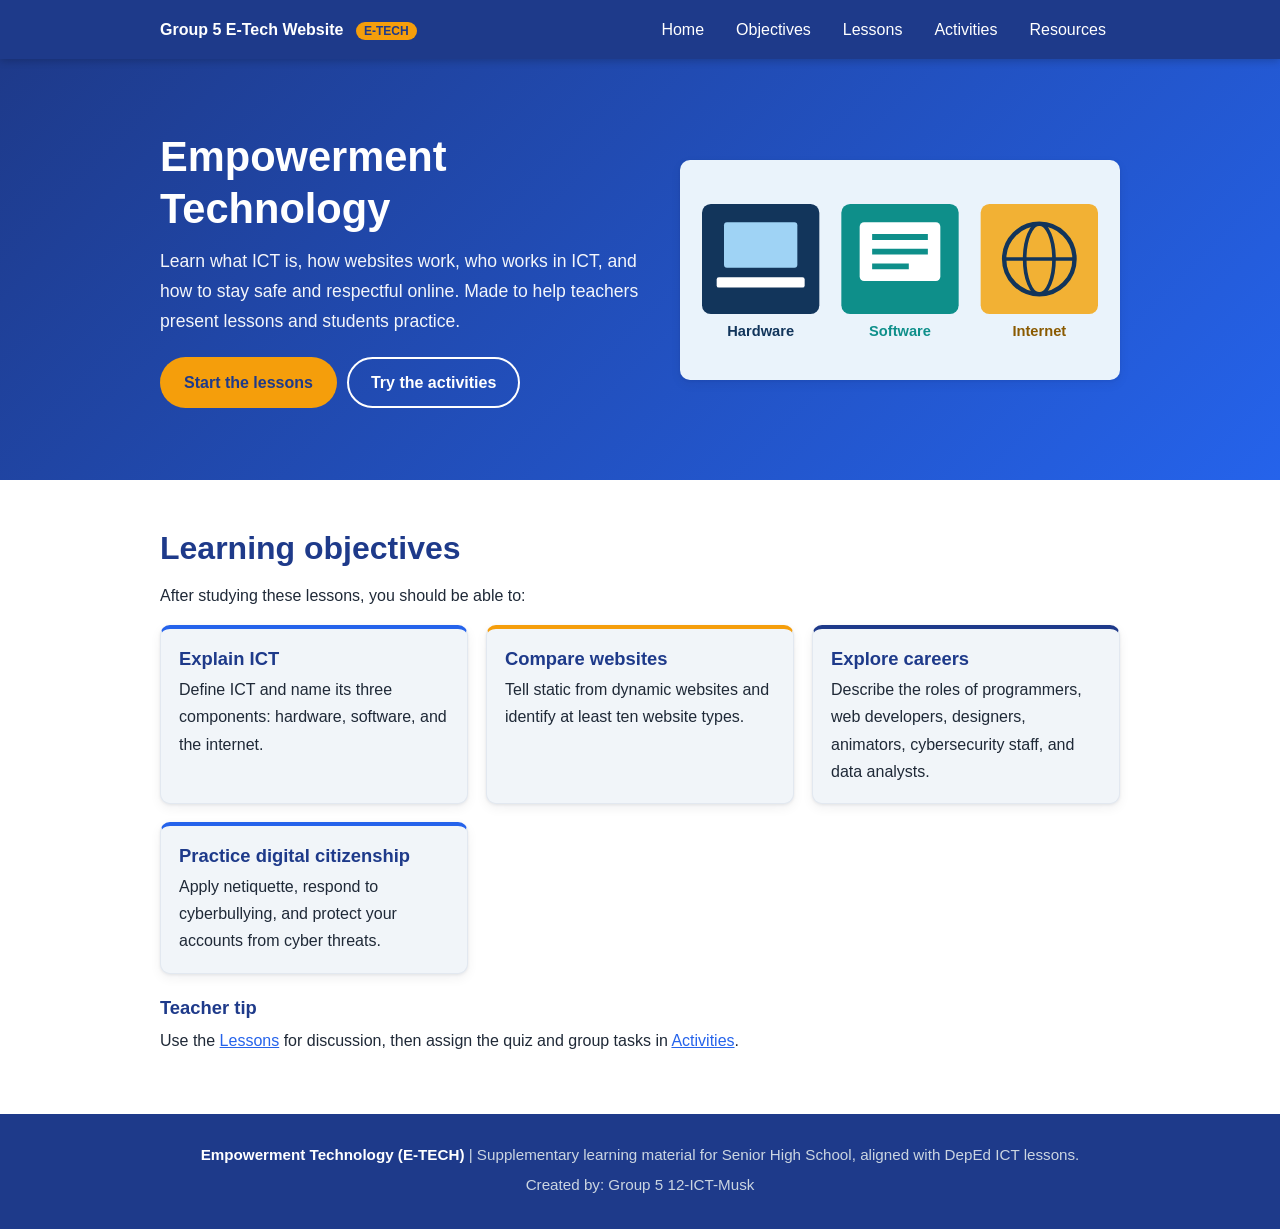
<file: index.html>
<!DOCTYPE html>
<html lang="en">
<head>
<meta charset="UTF-8">
<meta name="viewport" content="width=device-width, initial-scale=1.0">
<title>Empowerment Technology | E-TECH</title>
<link rel="icon" type="images/png" href="energy.png">
<link rel="stylesheet" href="style.css">
</head>
<body>

<svg width="0" height="0" style="position:absolute" aria-hidden="true">
<symbol id="img-ict" viewBox="0 0 600 300"><rect width="600" height="300" fill="#eaf3fb"/><g font-family="Arial" text-anchor="middle"><rect x="30" y="60" width="160" height="150" rx="12" fill="#12355b"/><rect x="60" y="85" width="100" height="62" rx="4" fill="#9fd3f5"/><rect x="50" y="160" width="120" height="14" rx="3" fill="#fff"/><text x="110" y="240" font-size="20" font-weight="700" fill="#12355b">Hardware</text><rect x="220" y="60" width="160" height="150" rx="12" fill="#0e8f8a"/><rect x="245" y="85" width="110" height="80" rx="6" fill="#fff"/><path d="M262 105h76M262 125h76M262 145h50" stroke="#0e8f8a" stroke-width="8"/><text x="300" y="240" font-size="20" font-weight="700" fill="#0e8f8a">Software</text><rect x="410" y="60" width="160" height="150" rx="12" fill="#f2b134"/><circle cx="490" cy="135" r="48" fill="none" stroke="#12355b" stroke-width="6"/><ellipse cx="490" cy="135" rx="20" ry="48" fill="none" stroke="#12355b" stroke-width="5"/><path d="M442 135h96" stroke="#12355b" stroke-width="5"/><text x="490" y="240" font-size="20" font-weight="700" fill="#8a5a00">Internet</text></g></symbol>
</svg>

<header><nav>
<div class="logo">Group 5 E-Tech Website <small>E-TECH</small></div>
<ul>
<li><a href="index.html">Home</a></li>
<li><a href="index.html#objectives">Objectives</a></li>
<li><a href="lesson.html">Lessons</a></li>
<li><a href="act.html">Activities</a></li>
<li><a href="lesson.html#resources">Resources</a></li>
</ul></nav></header>

<section id="home" class="hero"><div class="container"><div>
<h1>Empowerment Technology</h1>
<p>Learn what ICT is, how websites work, who works in ICT, and how to stay safe and respectful online. Made to help teachers present lessons and students practice.</p>
<a class="btn btn-primary" href="lesson.html">Start the lessons</a><a class="btn btn-outline" href="act.html">Try the activities</a>
</div>
<svg viewBox="0 0 600 300" role="img" aria-label="Hardware, software and internet shown as three icons"><use href="#img-ict"/></svg>
</div></section>

<section id="objectives" class="alt"><div class="container">
<h2>Learning objectives</h2>
<p>After studying these lessons, you should be able to:</p>
<div class="grid">
<div class="card"><h3>Explain ICT</h3><p>Define ICT and name its three components: hardware, software, and the internet.</p></div>
<div class="card amber"><h3>Compare websites</h3><p>Tell static from dynamic websites and identify at least ten website types.</p></div>
<div class="card navy"><h3>Explore careers</h3><p>Describe the roles of programmers, web developers, designers, animators, cybersecurity staff, and data analysts.</p></div>
<div class="card"><h3>Practice digital citizenship</h3><p>Apply netiquette, respond to cyberbullying, and protect your accounts from cyber threats.</p></div>
</div>
<h3>Teacher tip</h3>
<p>Use the <a href="lesson.html">Lessons</a> for discussion, then assign the quiz and group tasks in <a href="act.html">Activities</a>.</p>
</div></section>

<footer><div class="container"><p><strong>Empowerment Technology (E-TECH)</strong> | Supplementary learning material for Senior High School, aligned with DepEd ICT lessons.</p><p>Created by: Group 5 12-ICT-Musk</p></div></footer>

</body>
</html>
</file>
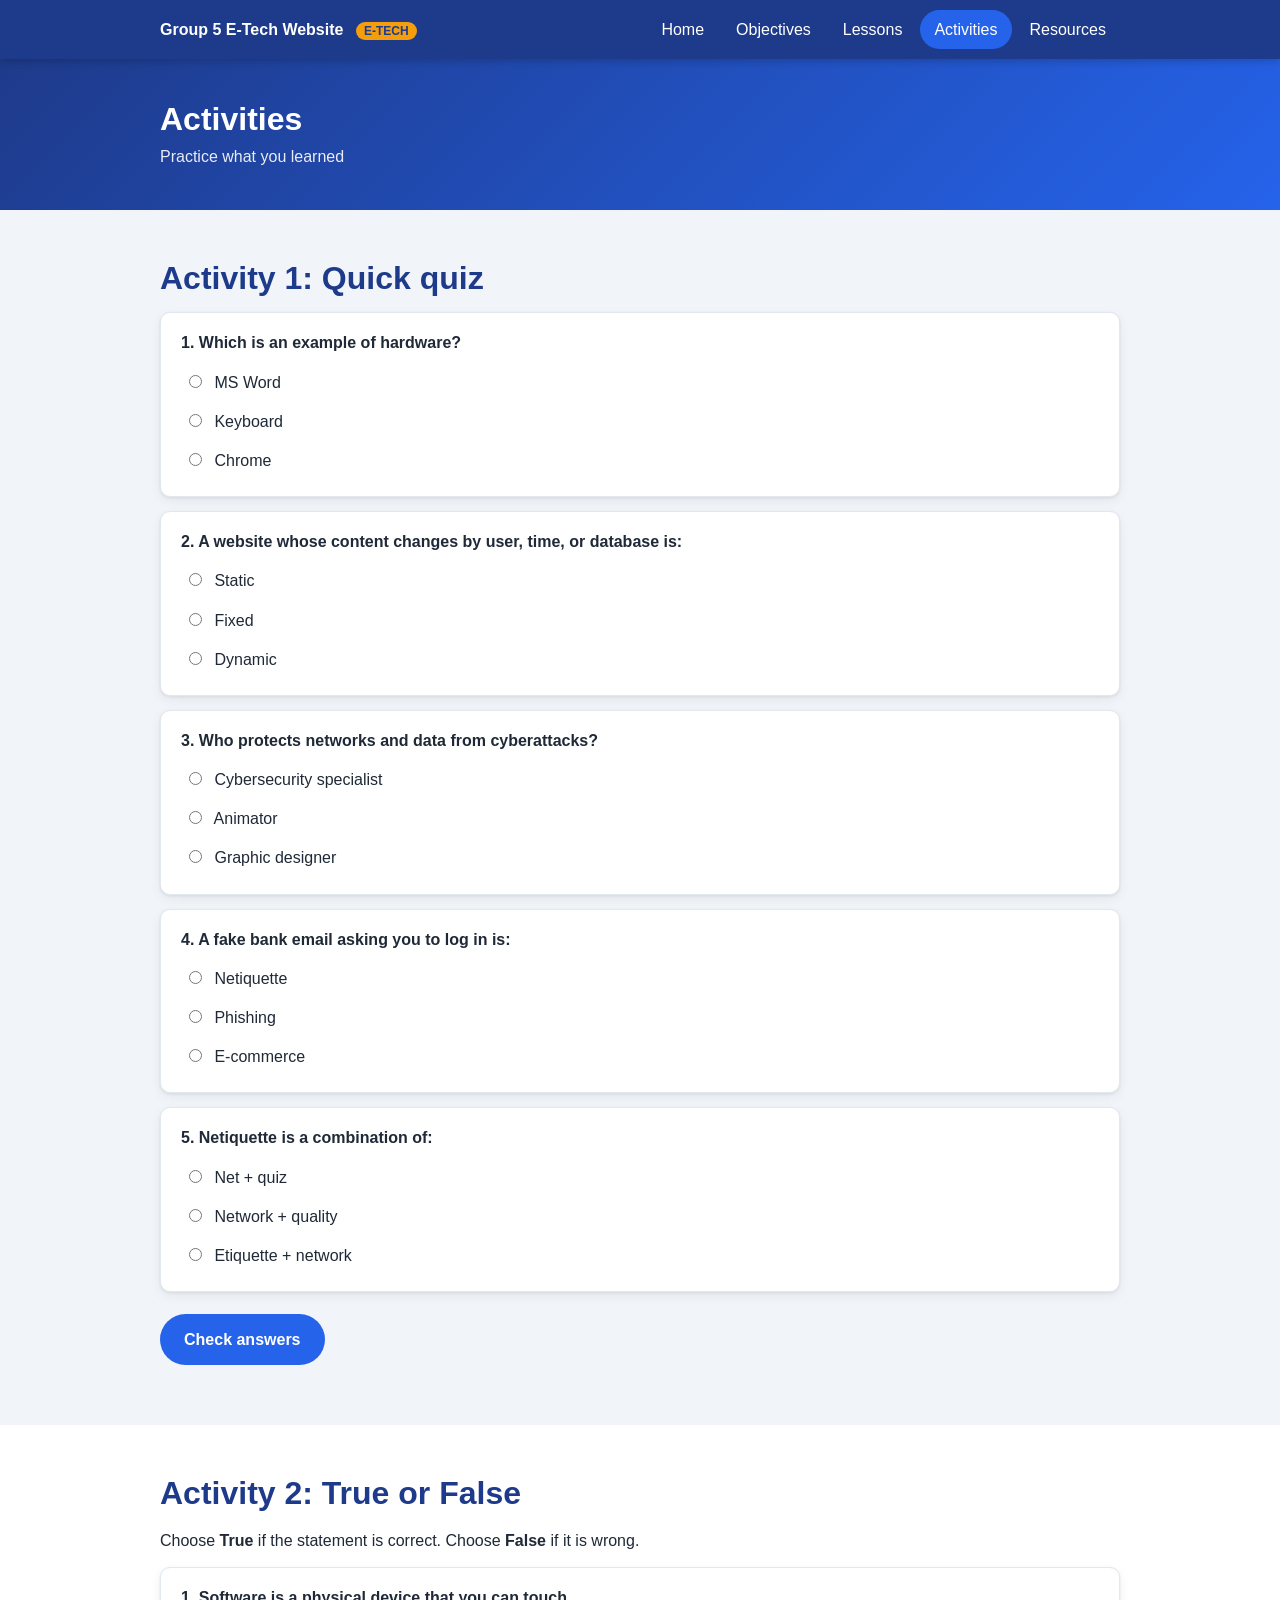
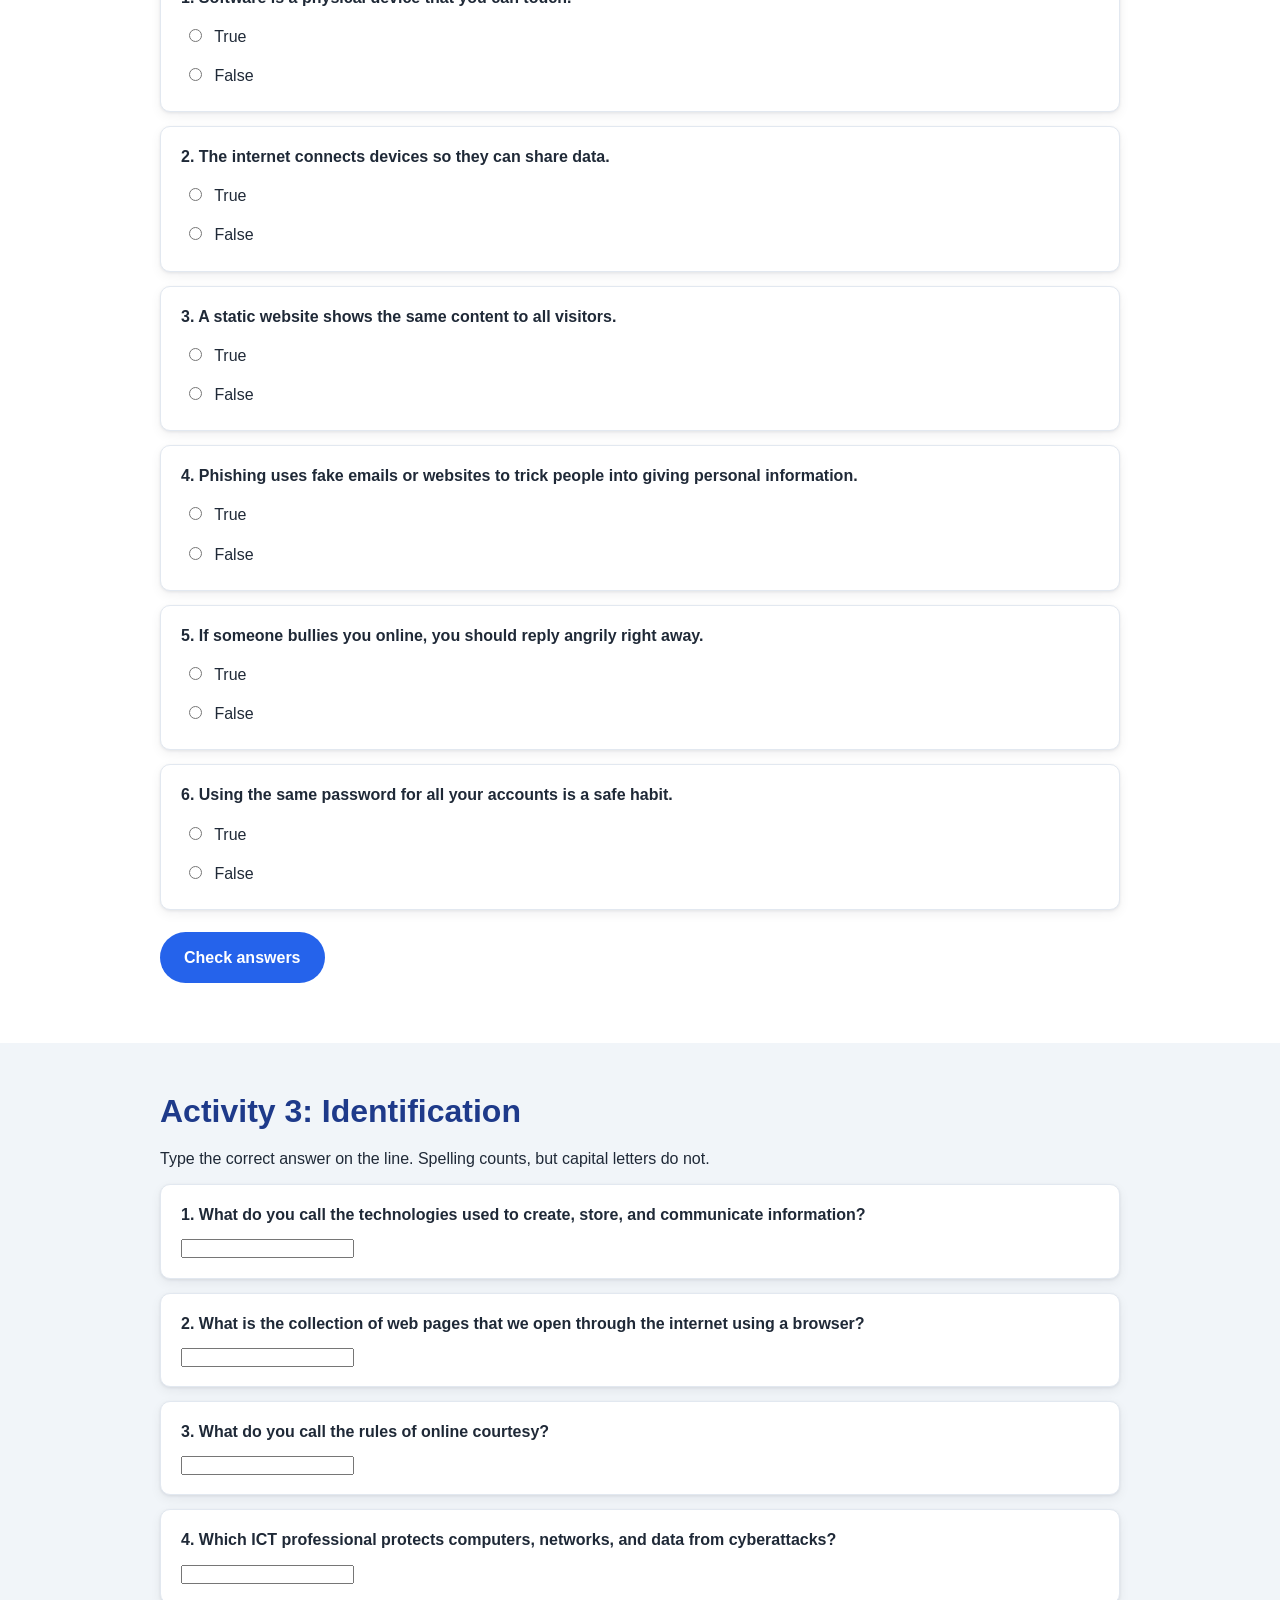
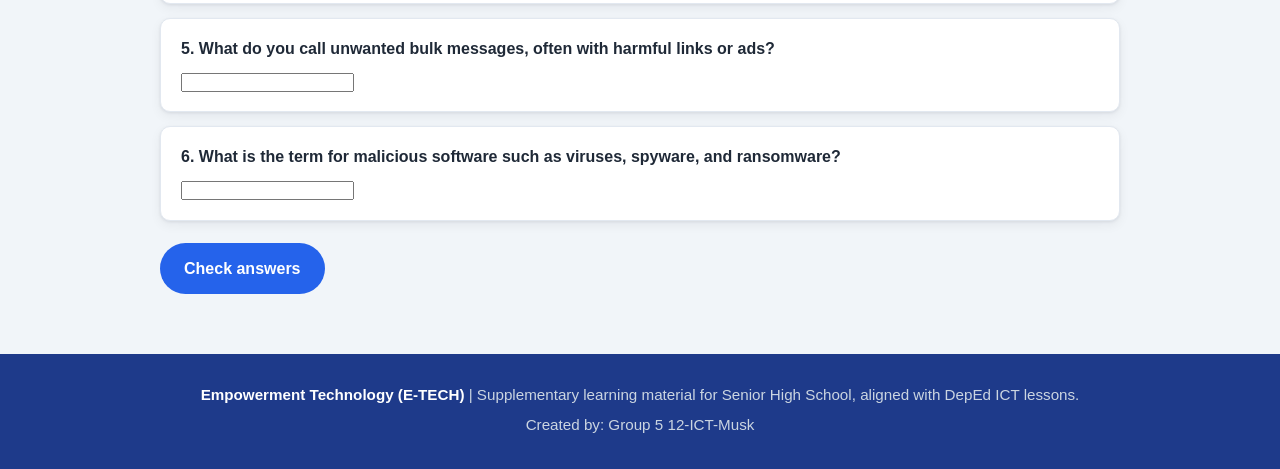
<file: act.html>
<!DOCTYPE html>
<html lang="en">
<head>
<meta charset="UTF-8">
<meta name="viewport" content="width=device-width, initial-scale=1.0">
<title>Activities | E-TECH</title>
<link rel="stylesheet" href="style.css">
</head>
<body>

<header><nav>
<div class="logo">Group 5 E-Tech Website <small>E-TECH</small></div>
<ul>
<li><a href="index.html">Home</a></li>
<li><a href="index.html#objectives">Objectives</a></li>
<li><a href="lesson.html">Lessons</a></li>
<li><a href="act.html" class="active">Activities</a></li>
<li><a href="lesson.html#resources">Resources</a></li>
</ul></nav></header>

<div id="activities" class="page-title"><div class="container"><h2>Activities</h2><p>Practice what you learned</p></div></div>

<section><div class="container">
<h2>Activity 1: Quick quiz</h2>
<form class="quiz" onsubmit="return false">
<div class="quiz-q" data-a="b"><p>1. Which is an example of hardware?</p><label><input type="radio" name="q1" value="a"> MS Word</label><label><input type="radio" name="q1" value="b"> Keyboard</label><label><input type="radio" name="q1" value="c"> Chrome</label></div>
<div class="quiz-q" data-a="c"><p>2. A website whose content changes by user, time, or database is:</p><label><input type="radio" name="q2" value="a"> Static</label><label><input type="radio" name="q2" value="b"> Fixed</label><label><input type="radio" name="q2" value="c"> Dynamic</label></div>
<div class="quiz-q" data-a="a"><p>3. Who protects networks and data from cyberattacks?</p><label><input type="radio" name="q3" value="a"> Cybersecurity specialist</label><label><input type="radio" name="q3" value="b"> Animator</label><label><input type="radio" name="q3" value="c"> Graphic designer</label></div>
<div class="quiz-q" data-a="b"><p>4. A fake bank email asking you to log in is:</p><label><input type="radio" name="q4" value="a"> Netiquette</label><label><input type="radio" name="q4" value="b"> Phishing</label><label><input type="radio" name="q4" value="c"> E-commerce</label></div>
<div class="quiz-q" data-a="c"><p>5. Netiquette is a combination of:</p><label><input type="radio" name="q5" value="a"> Net + quiz</label><label><input type="radio" name="q5" value="b"> Network + quality</label><label><input type="radio" name="q5" value="c"> Etiquette + network</label></div>
<button class="check" type="button">Check answers</button>
<p class="score" aria-live="polite"></p>
</form></div></section>

<section class="alt"><div class="container">
<h2>Activity 2: True or False</h2>
<p>Choose <strong>True</strong> if the statement is correct. Choose <strong>False</strong> if it is wrong.</p>
<form class="quiz" onsubmit="return false">
<div class="quiz-q" data-a="f"><p>1. Software is a physical device that you can touch.</p><label><input type="radio" name="t1" value="t"> True</label><label><input type="radio" name="t1" value="f"> False</label></div>
<div class="quiz-q" data-a="t"><p>2. The internet connects devices so they can share data.</p><label><input type="radio" name="t2" value="t"> True</label><label><input type="radio" name="t2" value="f"> False</label></div>
<div class="quiz-q" data-a="t"><p>3. A static website shows the same content to all visitors.</p><label><input type="radio" name="t3" value="t"> True</label><label><input type="radio" name="t3" value="f"> False</label></div>
<div class="quiz-q" data-a="t"><p>4. Phishing uses fake emails or websites to trick people into giving personal information.</p><label><input type="radio" name="t4" value="t"> True</label><label><input type="radio" name="t4" value="f"> False</label></div>
<div class="quiz-q" data-a="f"><p>5. If someone bullies you online, you should reply angrily right away.</p><label><input type="radio" name="t5" value="t"> True</label><label><input type="radio" name="t5" value="f"> False</label></div>
<div class="quiz-q" data-a="f"><p>6. Using the same password for all your accounts is a safe habit.</p><label><input type="radio" name="t6" value="t"> True</label><label><input type="radio" name="t6" value="f"> False</label></div>
<button class="check" type="button">Check answers</button>
<p class="score" aria-live="polite"></p>
</form></div></section>

<section><div class="container">
<h2>Activity 3: Identification</h2>
<p>Type the correct answer on the line. Spelling counts, but capital letters do not.</p>
<form class="quiz" onsubmit="return false">
<div class="quiz-q" data-a="ICT|Information and Communication Technology"><p>1. What do you call the technologies used to create, store, and communicate information?</p><input type="text" name="i1" autocomplete="off"></div>
<div class="quiz-q" data-a="World Wide Web|WWW"><p>2. What is the collection of web pages that we open through the internet using a browser?</p><input type="text" name="i2" autocomplete="off"></div>
<div class="quiz-q" data-a="Netiquette"><p>3. What do you call the rules of online courtesy?</p><input type="text" name="i3" autocomplete="off"></div>
<div class="quiz-q" data-a="Cybersecurity specialist|Cybersecurity"><p>4. Which ICT professional protects computers, networks, and data from cyberattacks?</p><input type="text" name="i4" autocomplete="off"></div>
<div class="quiz-q" data-a="Spam"><p>5. What do you call unwanted bulk messages, often with harmful links or ads?</p><input type="text" name="i5" autocomplete="off"></div>
<div class="quiz-q" data-a="Malware"><p>6. What is the term for malicious software such as viruses, spyware, and ransomware?</p><input type="text" name="i6" autocomplete="off"></div>
<button class="check" type="button">Check answers</button>
<p class="score" aria-live="polite"></p>
</form></div></section>

<footer><div class="container"><p><strong>Empowerment Technology (E-TECH)</strong> | Supplementary learning material for Senior High School, aligned with DepEd ICT lessons.</p><p>Created by: Group 5 12-ICT-Musk</p></div></footer>

<script>
document.querySelectorAll('form.quiz').forEach(function (form) {
  form.querySelector('.check').addEventListener('click', function () {
    var questions = form.querySelectorAll('.quiz-q');
    var score = 0;

    questions.forEach(function (q) {
      var result = q.querySelector('.res');
      if (!result) {
        result = document.createElement('p');
        q.appendChild(result);
      }

      var correct = false;
      var textBox = q.querySelector('input[type="text"]');

      if (textBox) {
        // Identification: compare typed answer with the accepted answers
        var typed = textBox.value.trim().toLowerCase();
        var accepted = q.dataset.a.toLowerCase().split('|');
        correct = accepted.indexOf(typed) !== -1;
      } else {
        // Multiple choice and True or False
        var chosen = q.querySelector('input:checked');
        correct = !!chosen && chosen.value === q.dataset.a;
      }

      if (correct) {
        score++;
        result.textContent = 'Correct';
        result.className = 'res ok';
      } else {
        result.textContent = 'Not quite. Review the lesson and try again.';
        result.className = 'res bad';
      }
    });

    form.querySelector('.score').textContent = 'Score: ' + score + ' out of ' + questions.length;
  });
});
</script>
</body>
</html>
</file>
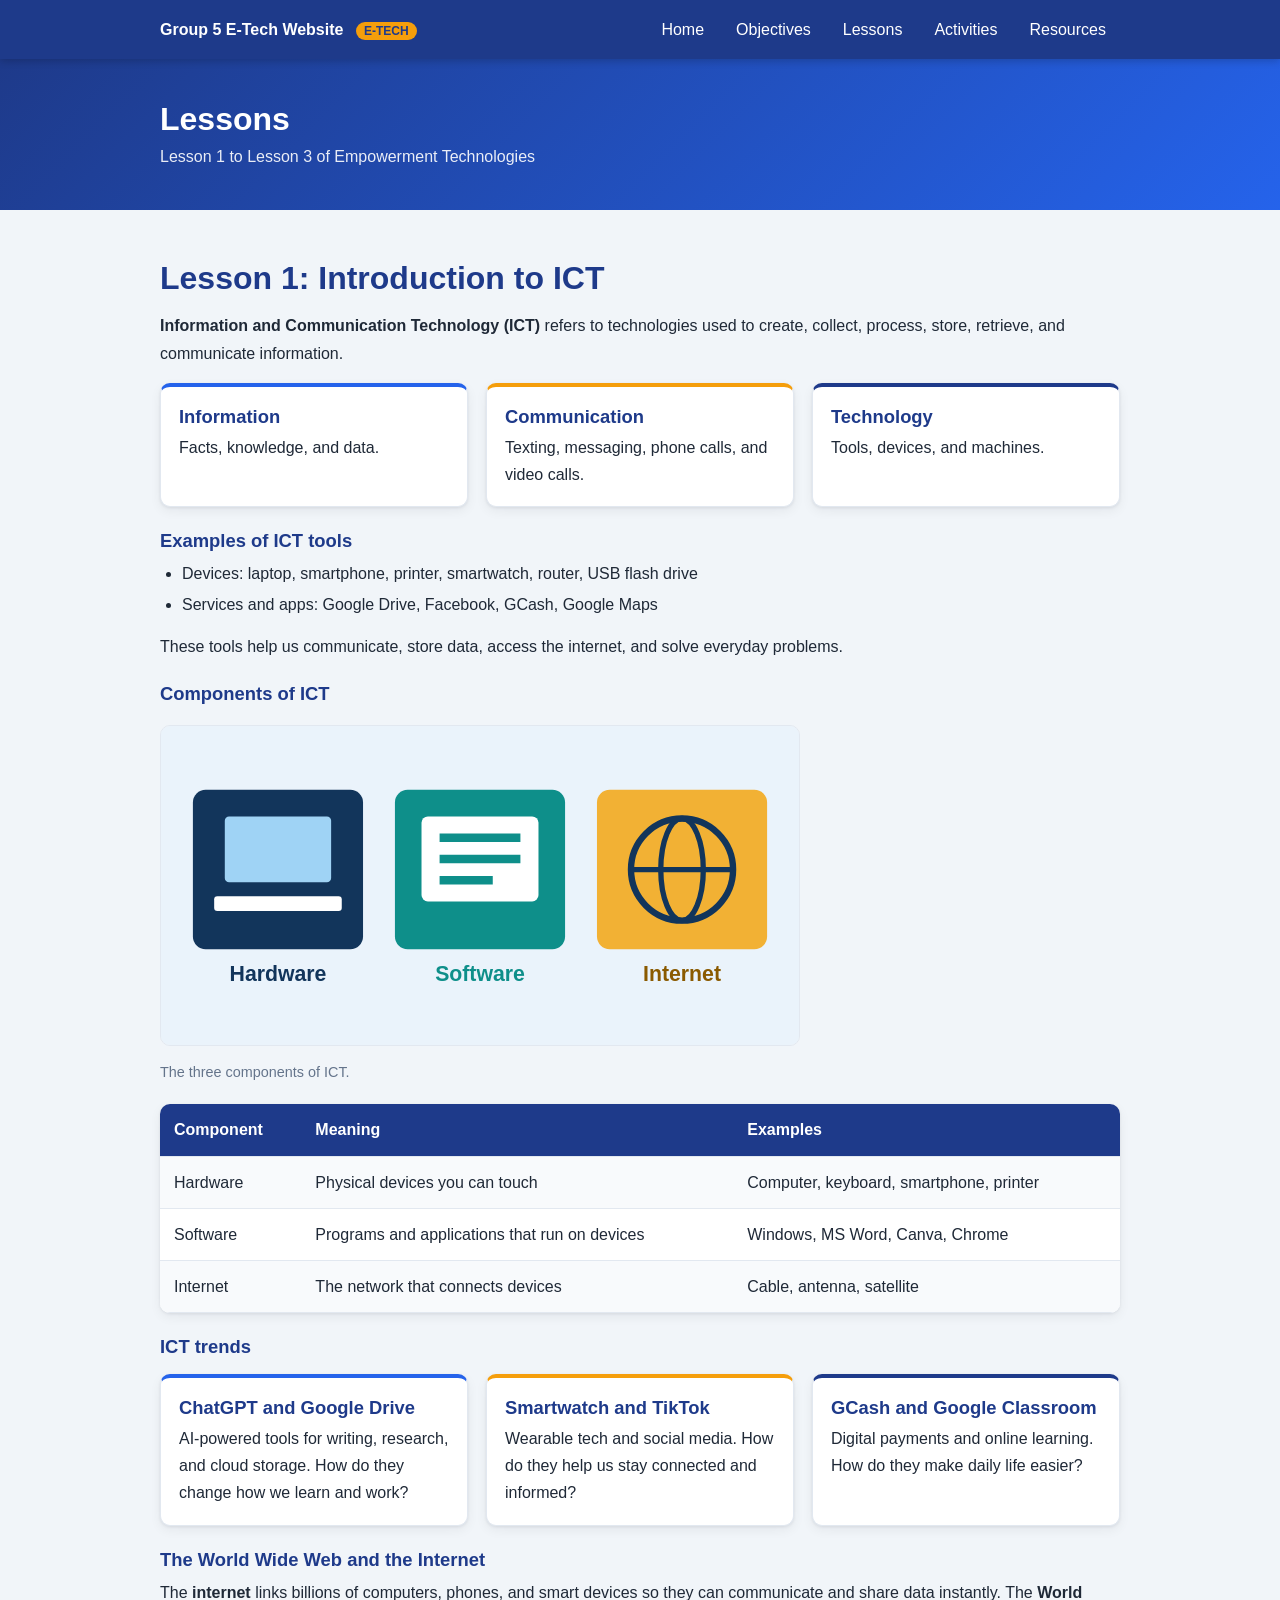
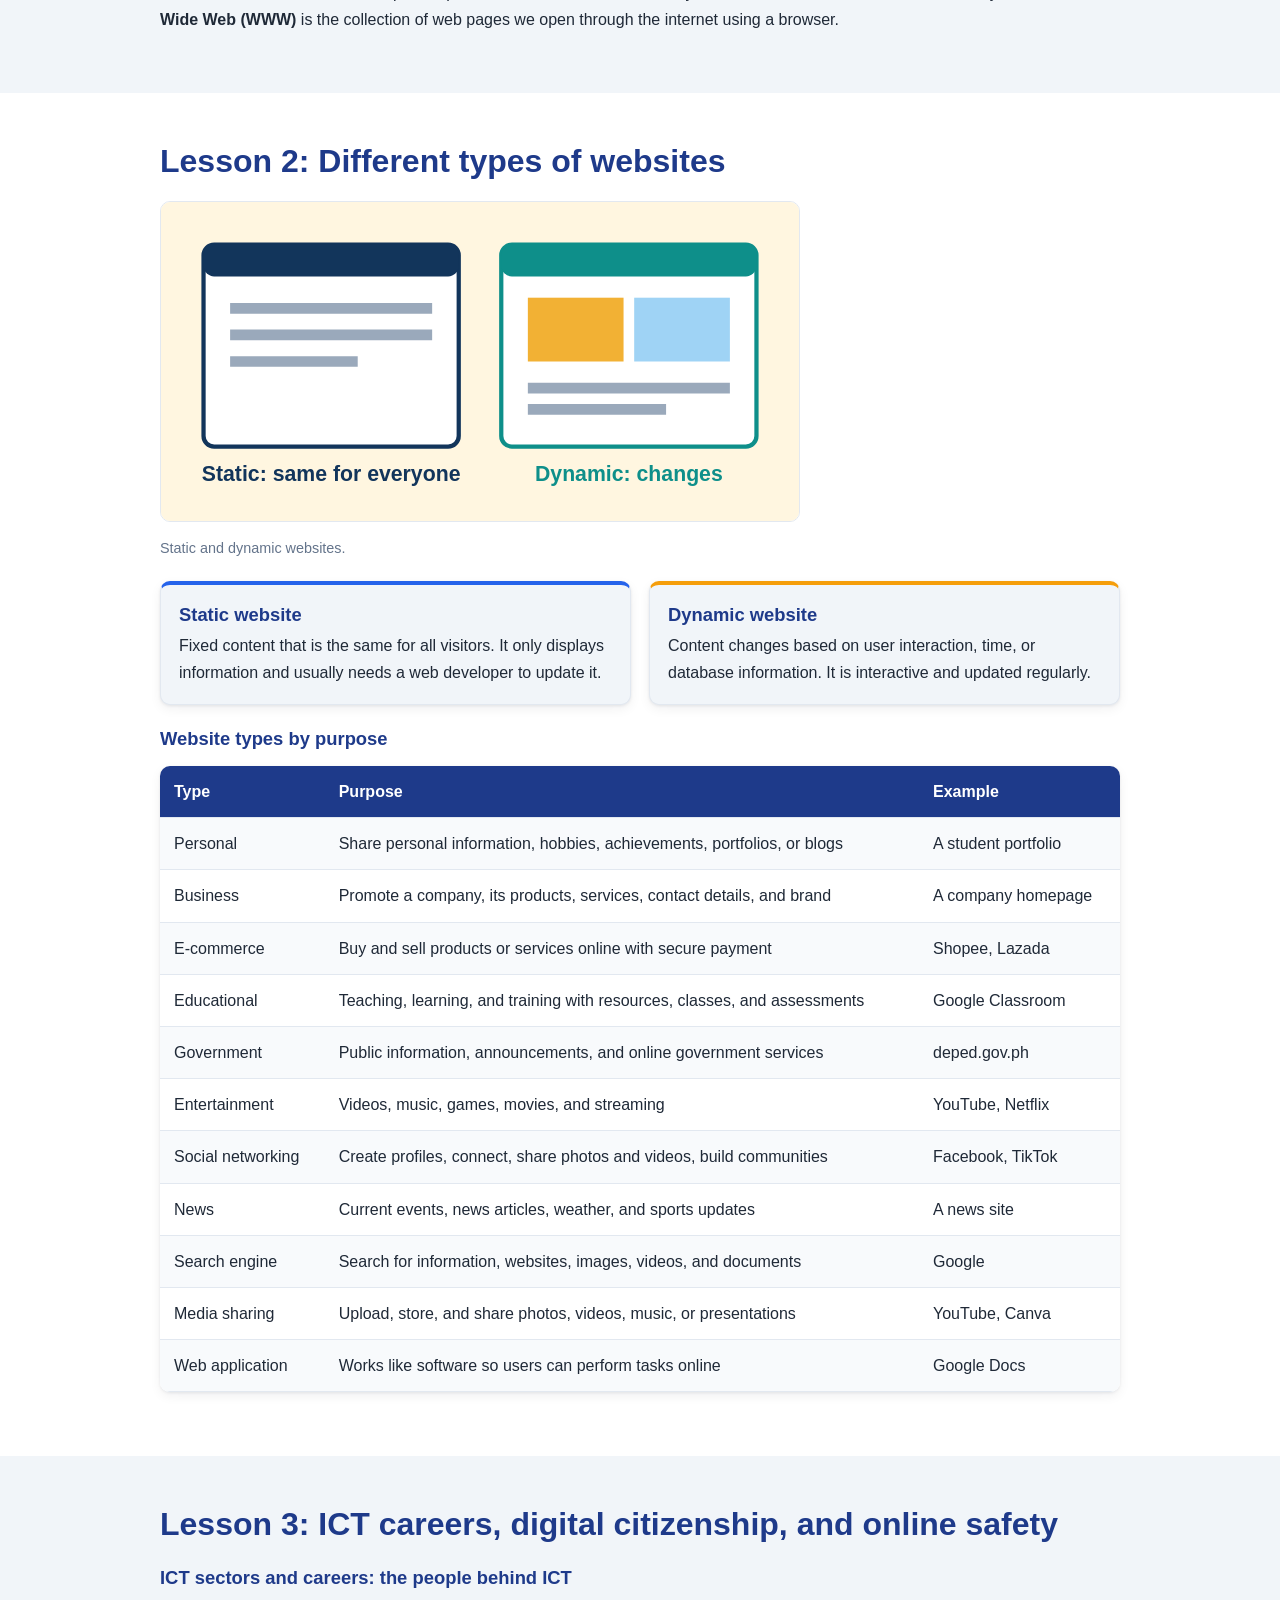
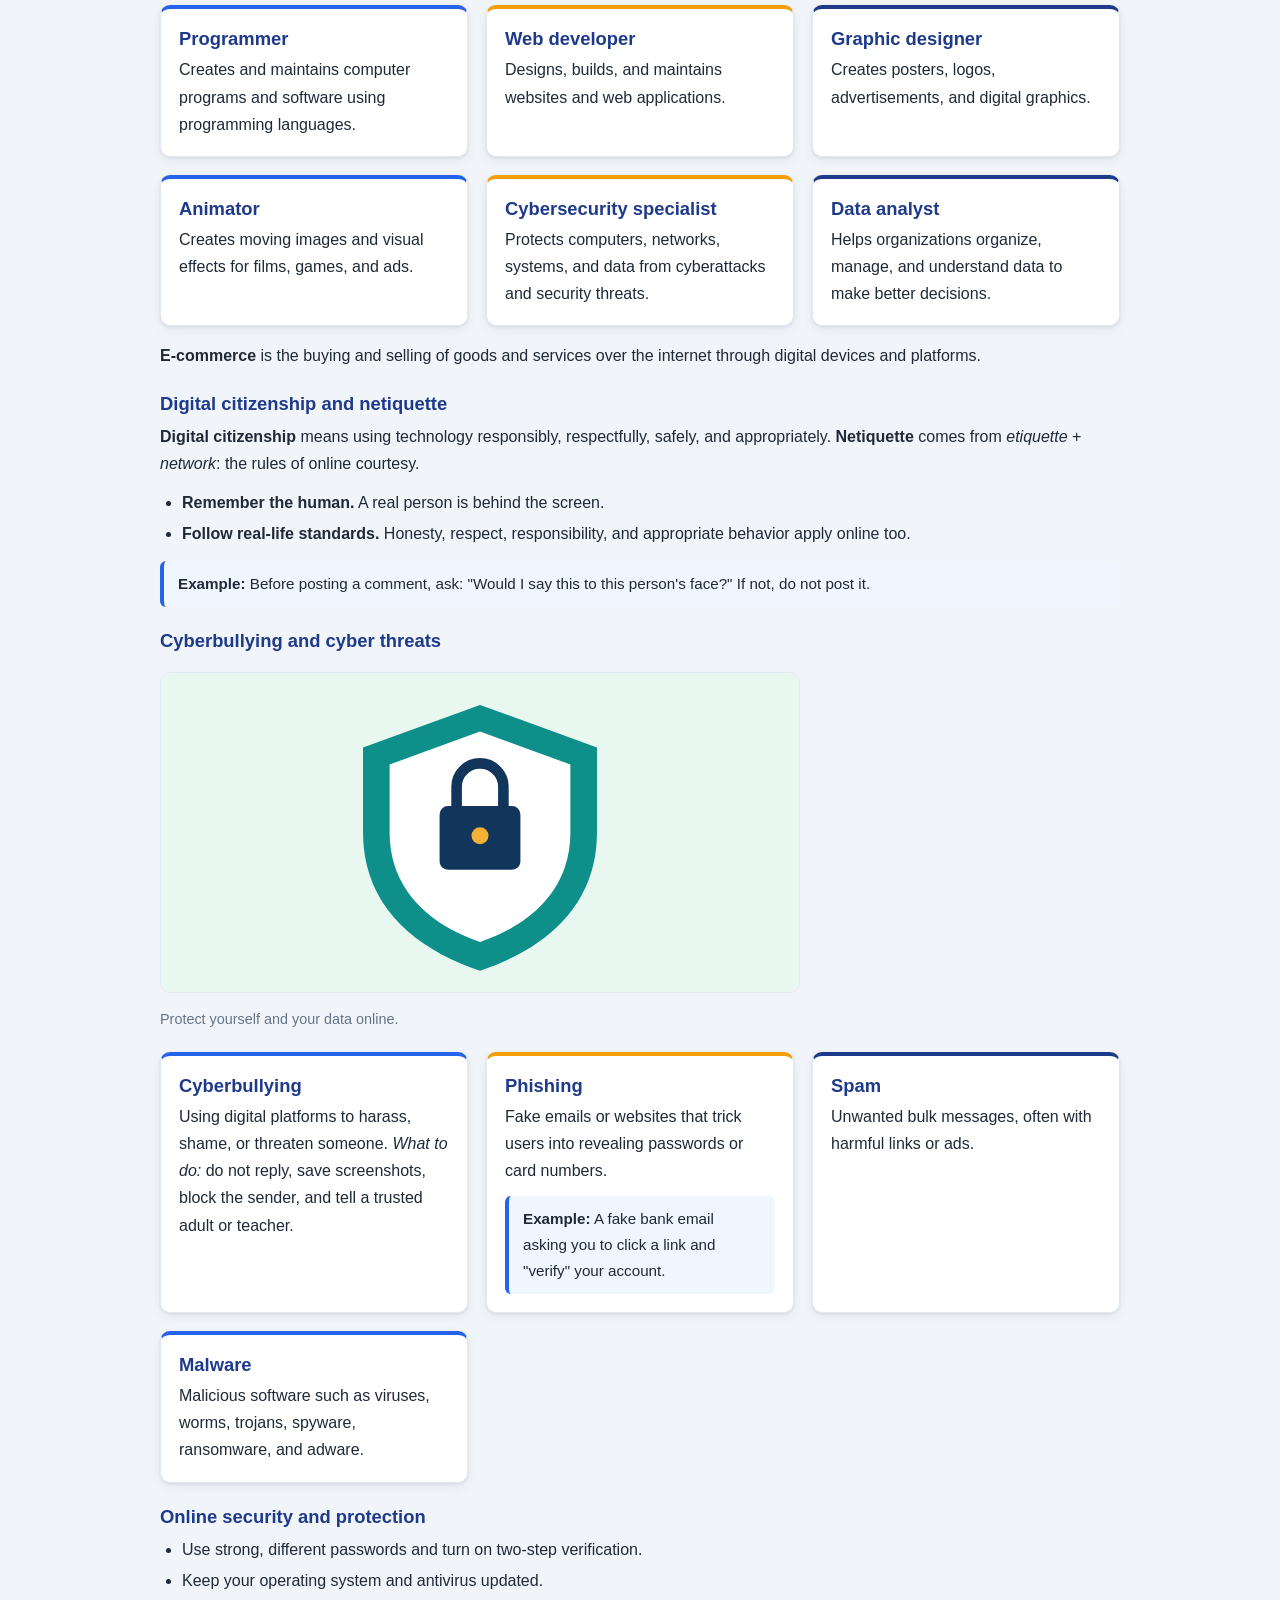
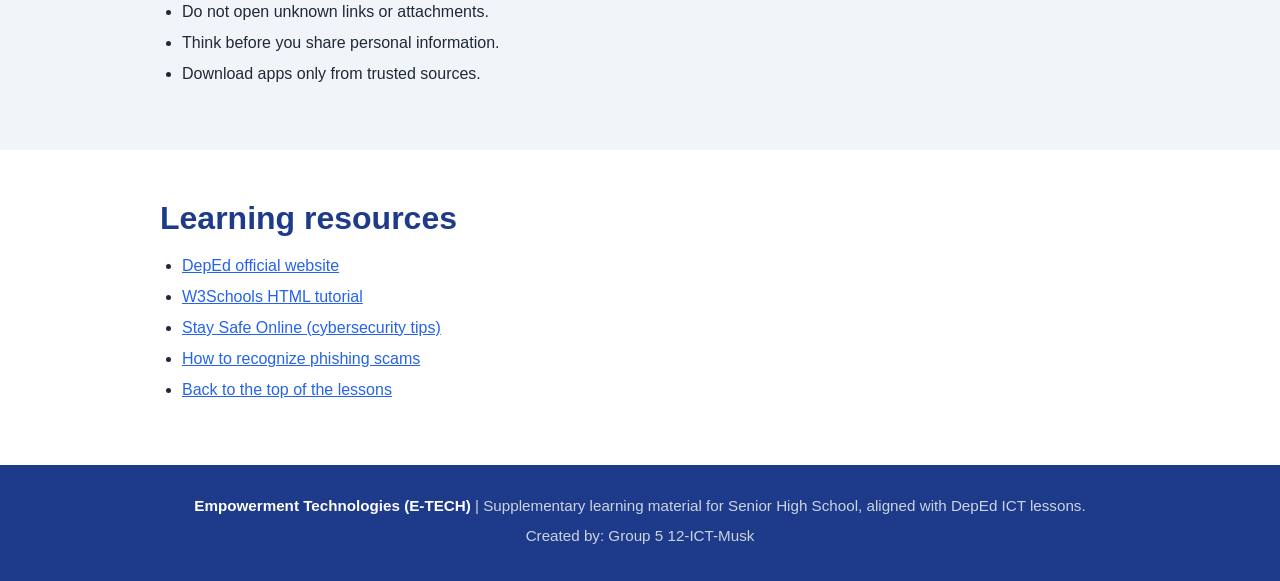
<file: lesson.html>
<!DOCTYPE html>
<html lang="en">
<head>
<meta charset="UTF-8">
<meta name="viewport" content="width=device-width, initial-scale=1.0">
<title>Lessons | E-TECH</title>
<link rel="stylesheet" href="style.css">
</head>
<body>

<svg width="0" height="0" style="position:absolute" aria-hidden="true">
<symbol id="img-ict" viewBox="0 0 600 300"><rect width="600" height="300" fill="#eaf3fb"/><g font-family="Arial" text-anchor="middle"><rect x="30" y="60" width="160" height="150" rx="12" fill="#12355b"/><rect x="60" y="85" width="100" height="62" rx="4" fill="#9fd3f5"/><rect x="50" y="160" width="120" height="14" rx="3" fill="#fff"/><text x="110" y="240" font-size="20" font-weight="700" fill="#12355b">Hardware</text><rect x="220" y="60" width="160" height="150" rx="12" fill="#0e8f8a"/><rect x="245" y="85" width="110" height="80" rx="6" fill="#fff"/><path d="M262 105h76M262 125h76M262 145h50" stroke="#0e8f8a" stroke-width="8"/><text x="300" y="240" font-size="20" font-weight="700" fill="#0e8f8a">Software</text><rect x="410" y="60" width="160" height="150" rx="12" fill="#f2b134"/><circle cx="490" cy="135" r="48" fill="none" stroke="#12355b" stroke-width="6"/><ellipse cx="490" cy="135" rx="20" ry="48" fill="none" stroke="#12355b" stroke-width="5"/><path d="M442 135h96" stroke="#12355b" stroke-width="5"/><text x="490" y="240" font-size="20" font-weight="700" fill="#8a5a00">Internet</text></g></symbol>
<symbol id="img-web" viewBox="0 0 600 300"><rect width="600" height="300" fill="#fff6e0"/><g font-family="Arial" text-anchor="middle"><rect x="40" y="40" width="240" height="190" rx="10" fill="#fff" stroke="#12355b" stroke-width="4"/><rect x="40" y="40" width="240" height="30" rx="10" fill="#12355b"/><path d="M65 100h190M65 125h190M65 150h120" stroke="#9aa9bb" stroke-width="10"/><text x="160" y="262" font-size="20" font-weight="700" fill="#12355b">Static: same for everyone</text><rect x="320" y="40" width="240" height="190" rx="10" fill="#fff" stroke="#0e8f8a" stroke-width="4"/><rect x="320" y="40" width="240" height="30" rx="10" fill="#0e8f8a"/><rect x="345" y="90" width="90" height="60" fill="#f2b134"/><rect x="445" y="90" width="90" height="60" fill="#9fd3f5"/><path d="M345 175h190M345 195h130" stroke="#9aa9bb" stroke-width="10"/><text x="440" y="262" font-size="20" font-weight="700" fill="#0e8f8a">Dynamic: changes</text></g></symbol>
<symbol id="img-safe" viewBox="0 0 600 300"><rect width="600" height="300" fill="#e9f7f1"/><path d="M300 30l110 40v80c0 70-50 110-110 130-60-20-110-60-110-130V70z" fill="#0e8f8a"/><path d="M300 55l85 31v64c0 54-38 87-85 103-47-16-85-49-85-103V86z" fill="#fff"/><rect x="262" y="125" width="76" height="60" rx="8" fill="#12355b"/><path d="M278 125v-18a22 22 0 0144 0v18" fill="none" stroke="#12355b" stroke-width="10"/><circle cx="300" cy="153" r="8" fill="#f2b134"/></symbol>
</svg>

<header><nav>
<div class="logo">Group 5 E-Tech Website <small>E-TECH</small></div>
<ul>
<li><a href="index.html">Home</a></li>
<li><a href="index.html#objectives">Objectives</a></li>
<li><a href="lesson.html">Lessons</a></li>
<li><a href="act.html">Activities</a></li>
<li><a href="lesson.html#resources">Resources</a></li>
</ul></nav></header>

<div id="lessons" class="page-title"><div class="container"><h2>Lessons</h2><p>Lesson 1 to Lesson 3 of Empowerment Technologies</p></div></div>

<section id="lesson1"><div class="container">
<h2>Lesson 1: Introduction to ICT</h2>
<p><strong>Information and Communication Technology (ICT)</strong> refers to technologies used to create, collect, process, store, retrieve, and communicate information.</p>
<div class="grid">
<div class="card"><h3>Information</h3><p>Facts, knowledge, and data.</p></div>
<div class="card amber"><h3>Communication</h3><p>Texting, messaging, phone calls, and video calls.</p></div>
<div class="card navy"><h3>Technology</h3><p>Tools, devices, and machines.</p></div>
</div>
<h3>Examples of ICT tools</h3>
<ul><li>Devices: laptop, smartphone, printer, smartwatch, router, USB flash drive</li><li>Services and apps: Google Drive, Facebook, GCash, Google Maps</li></ul>
<p>These tools help us communicate, store data, access the internet, and solve everyday problems.</p>
<h3>Components of ICT</h3>
<figure><svg viewBox="0 0 600 300" role="img" aria-label="Hardware, software and internet"><use href="#img-ict"/></svg><figcaption>The three components of ICT.</figcaption></figure>
<div class="table-wrap"><table><tr><th>Component</th><th>Meaning</th><th>Examples</th></tr>
<tr><td>Hardware</td><td>Physical devices you can touch</td><td>Computer, keyboard, smartphone, printer</td></tr>
<tr><td>Software</td><td>Programs and applications that run on devices</td><td>Windows, MS Word, Canva, Chrome</td></tr>
<tr><td>Internet</td><td>The network that connects devices</td><td>Cable, antenna, satellite</td></tr></table></div>
<h3>ICT trends</h3>
<div class="grid">
<div class="card"><h3>ChatGPT and Google Drive</h3><p>AI-powered tools for writing, research, and cloud storage. How do they change how we learn and work?</p></div>
<div class="card amber"><h3>Smartwatch and TikTok</h3><p>Wearable tech and social media. How do they help us stay connected and informed?</p></div>
<div class="card navy"><h3>GCash and Google Classroom</h3><p>Digital payments and online learning. How do they make daily life easier?</p></div>
</div>
<h3>The World Wide Web and the Internet</h3>
<p>The <strong>internet</strong> links billions of computers, phones, and smart devices so they can communicate and share data instantly. The <strong>World Wide Web (WWW)</strong> is the collection of web pages we open through the internet using a browser.</p>
</div></section>

<section id="lesson2" class="alt"><div class="container">
<h2>Lesson 2: Different types of websites</h2>
<figure><svg viewBox="0 0 600 300" role="img" aria-label="Static page with fixed content next to a dynamic page with changing content"><use href="#img-web"/></svg><figcaption>Static and dynamic websites.</figcaption></figure>
<div class="grid">
<div class="card"><h3>Static website</h3><p>Fixed content that is the same for all visitors. It only displays information and usually needs a web developer to update it.</p></div>
<div class="card amber"><h3>Dynamic website</h3><p>Content changes based on user interaction, time, or database information. It is interactive and updated regularly.</p></div>
</div>
<h3>Website types by purpose</h3>
<div class="table-wrap"><table><tr><th>Type</th><th>Purpose</th><th>Example</th></tr>
<tr><td>Personal</td><td>Share personal information, hobbies, achievements, portfolios, or blogs</td><td>A student portfolio</td></tr>
<tr><td>Business</td><td>Promote a company, its products, services, contact details, and brand</td><td>A company homepage</td></tr>
<tr><td>E-commerce</td><td>Buy and sell products or services online with secure payment</td><td>Shopee, Lazada</td></tr>
<tr><td>Educational</td><td>Teaching, learning, and training with resources, classes, and assessments</td><td>Google Classroom</td></tr>
<tr><td>Government</td><td>Public information, announcements, and online government services</td><td>deped.gov.ph</td></tr>
<tr><td>Entertainment</td><td>Videos, music, games, movies, and streaming</td><td>YouTube, Netflix</td></tr>
<tr><td>Social networking</td><td>Create profiles, connect, share photos and videos, build communities</td><td>Facebook, TikTok</td></tr>
<tr><td>News</td><td>Current events, news articles, weather, and sports updates</td><td>A news site</td></tr>
<tr><td>Search engine</td><td>Search for information, websites, images, videos, and documents</td><td>Google</td></tr>
<tr><td>Media sharing</td><td>Upload, store, and share photos, videos, music, or presentations</td><td>YouTube, Canva</td></tr>
<tr><td>Web application</td><td>Works like software so users can perform tasks online</td><td>Google Docs</td></tr></table></div>
</div></section>

<section id="lesson3"><div class="container">
<h2>Lesson 3: ICT careers, digital citizenship, and online safety</h2>
<h3>ICT sectors and careers: the people behind ICT</h3>
<div class="grid">
<div class="card"><h3>Programmer</h3><p>Creates and maintains computer programs and software using programming languages.</p></div>
<div class="card amber"><h3>Web developer</h3><p>Designs, builds, and maintains websites and web applications.</p></div>
<div class="card navy"><h3>Graphic designer</h3><p>Creates posters, logos, advertisements, and digital graphics.</p></div>
<div class="card"><h3>Animator</h3><p>Creates moving images and visual effects for films, games, and ads.</p></div>
<div class="card amber"><h3>Cybersecurity specialist</h3><p>Protects computers, networks, systems, and data from cyberattacks and security threats.</p></div>
<div class="card navy"><h3>Data analyst</h3><p>Helps organizations organize, manage, and understand data to make better decisions.</p></div>
</div>
<p><strong>E-commerce</strong> is the buying and selling of goods and services over the internet through digital devices and platforms.</p>
<h3>Digital citizenship and netiquette</h3>
<p><strong>Digital citizenship</strong> means using technology responsibly, respectfully, safely, and appropriately. <strong>Netiquette</strong> comes from <em>etiquette</em> + <em>network</em>: the rules of online courtesy.</p>
<ul><li><strong>Remember the human.</strong> A real person is behind the screen.</li><li><strong>Follow real-life standards.</strong> Honesty, respect, responsibility, and appropriate behavior apply online too.</li></ul>
<div class="example"><strong>Example:</strong> Before posting a comment, ask: "Would I say this to this person's face?" If not, do not post it.</div>
<h3>Cyberbullying and cyber threats</h3>
<figure><svg viewBox="0 0 600 300" role="img" aria-label="Shield with a padlock protecting a computer"><use href="#img-safe"/></svg><figcaption>Protect yourself and your data online.</figcaption></figure>
<div class="grid">
<div class="card"><h3>Cyberbullying</h3><p>Using digital platforms to harass, shame, or threaten someone. <em>What to do:</em> do not reply, save screenshots, block the sender, and tell a trusted adult or teacher.</p></div>
<div class="card amber"><h3>Phishing</h3><p>Fake emails or websites that trick users into revealing passwords or card numbers.</p><div class="example"><strong>Example:</strong> A fake bank email asking you to click a link and "verify" your account.</div></div>
<div class="card navy"><h3>Spam</h3><p>Unwanted bulk messages, often with harmful links or ads.</p></div>
<div class="card"><h3>Malware</h3><p>Malicious software such as viruses, worms, trojans, spyware, ransomware, and adware.</p></div>
</div>
<h3>Online security and protection</h3>
<ul><li>Use strong, different passwords and turn on two-step verification.</li><li>Keep your operating system and antivirus updated.</li><li>Do not open unknown links or attachments.</li><li>Think before you share personal information.</li><li>Download apps only from trusted sources.</li></ul>
</div></section>

<section id="resources" class="alt"><div class="container">
<h2>Learning resources</h2>
<ul>
<li><a href="https://www.deped.gov.ph" target="_blank" rel="noopener">DepEd official website</a></li>
<li><a href="https://www.w3schools.com/html/" target="_blank" rel="noopener">W3Schools HTML tutorial</a></li>
<li><a href="https://www.staysafeonline.org" target="_blank" rel="noopener">Stay Safe Online (cybersecurity tips)</a></li>
<li><a href="https://www.consumer.ftc.gov/articles/how-recognize-and-avoid-phishing-scams" target="_blank" rel="noopener">How to recognize phishing scams</a></li>
<li><a href="#lessons">Back to the top of the lessons</a></li>
</ul></div></section>

<footer><div class="container"><p><strong>Empowerment Technologies (E-TECH)</strong> | Supplementary learning material for Senior High School, aligned with DepEd ICT lessons.</p><p>Created by: Group 5 12-ICT-Musk</p></div></footer>

</body>
</html>
</file>
<file: style.css>
:root {
  --primary: #2563eb;
  --primary-dark: #1d4ed8;
  --dark: #1e3a8a;
  --accent: #f59e0b;
  --bg: #f1f5f9;
  --surface: #ffffff;
  --text: #1f2937;
  --muted: #64748b;
  --border: #e2e8f0;
  --good: #15803d;
  --bad: #b91c1c;
  --radius: 10px;
  --shadow: 0 1px 3px rgba(15, 23, 42, 0.08), 0 4px 12px rgba(15, 23, 42, 0.06);
}

* { margin: 0; padding: 0; box-sizing: border-box; }

html { scroll-behavior: smooth; scroll-padding-top: 76px; }

body {
  font-family: "Segoe UI", Roboto, Arial, sans-serif;
  color: var(--text);
  background: var(--bg);
  line-height: 1.7;
}

h1, h2, h3 { color: var(--dark); line-height: 1.25; }
h2 { font-size: clamp(1.5rem, 3vw, 2rem); margin-bottom: 14px; }
h3 { font-size: 1.15rem; margin: 22px 0 8px; }
p { margin-bottom: 12px; }
a { color: var(--primary); }
a:hover { color: var(--primary-dark); }
ul, ol { padding-left: 22px; margin: 8px 0 14px; }
li { margin-bottom: 4px; }

:focus-visible { outline: 3px solid var(--accent); outline-offset: 2px; }

.container { max-width: 1000px; margin: 0 auto; padding: 0 20px; }
section { padding: 48px 0; }
.alt { background: var(--surface); }

/* Header and navigation */
header {
  background: var(--dark);
  position: sticky;
  top: 0;
  z-index: 10;
  box-shadow: 0 2px 8px rgba(0, 0, 0, 0.2);
}

nav {
  max-width: 1000px;
  margin: 0 auto;
  padding: 10px 20px;
  display: flex;
  flex-wrap: wrap;
  justify-content: space-between;
  align-items: center;
  gap: 8px;
}

.logo { color: #fff; font-weight: 700; }

.logo small {
  background: var(--accent);
  color: var(--dark);
  padding: 2px 8px;
  border-radius: 999px;
  margin-left: 8px;
  font-size: 0.75rem;
}

nav ul { list-style: none; display: flex; flex-wrap: wrap; gap: 4px; padding: 0; margin: 0; }
nav li { margin: 0; }

nav a {
  display: block;
  color: #fff;
  text-decoration: none;
  padding: 6px 14px;
  border-radius: 999px;
  transition: background 0.2s;
}

nav a:hover, nav a.active { background: var(--primary); color: #fff; }

/* Hero and page titles */
.hero {
  background: linear-gradient(135deg, var(--dark), var(--primary));
  color: #fff;
  padding: 72px 0;
}

.hero .container { display: grid; grid-template-columns: 1.1fr 1fr; gap: 36px; align-items: center; }
.hero h1 { color: #fff; font-size: clamp(1.8rem, 4vw, 2.6rem); margin-bottom: 12px; }
.hero p { font-size: 1.1rem; opacity: 0.95; }
.hero svg { width: 100%; height: auto; border-radius: var(--radius); box-shadow: var(--shadow); }

.page-title { background: linear-gradient(135deg, var(--dark), var(--primary)); color: #fff; padding: 40px 0; }
.page-title h2 { color: #fff; margin-bottom: 4px; }
.page-title p { margin: 0; opacity: 0.9; }

/* Buttons */
.btn, button {
  display: inline-block;
  font: inherit;
  font-weight: 700;
  padding: 10px 22px;
  border: 2px solid transparent;
  border-radius: 999px;
  cursor: pointer;
  text-decoration: none;
  margin: 8px 10px 0 0;
  transition: transform 0.15s, background 0.2s, color 0.2s;
}

.btn:hover, button:hover { transform: translateY(-2px); }

.btn-primary { background: var(--accent); color: var(--dark); }
.btn-primary:hover { background: #fbbf24; color: var(--dark); }

.btn-outline { border-color: #fff; color: #fff; }
.btn-outline:hover { background: #fff; color: var(--dark); }

button { background: var(--primary); color: #fff; }
button:hover { background: var(--dark); }

/* Cards */
.grid {
  display: grid;
  grid-template-columns: repeat(auto-fit, minmax(240px, 1fr));
  gap: 18px;
  margin: 16px 0;
}

.card {
  background: var(--surface);
  border: 1px solid var(--border);
  border-top: 4px solid var(--primary);
  border-radius: var(--radius);
  padding: 18px;
  box-shadow: var(--shadow);
  transition: transform 0.2s, box-shadow 0.2s;
}

.card:hover { transform: translateY(-3px); box-shadow: 0 8px 20px rgba(15, 23, 42, 0.12); }
.card h3 { margin: 0 0 6px; }
.card p:last-child { margin-bottom: 0; }
.card.amber { border-top-color: var(--accent); }
.card.navy { border-top-color: var(--dark); }
.alt .card { background: var(--bg); }

.example {
  background: #eff6ff;
  border-left: 4px solid var(--primary);
  border-radius: 6px;
  padding: 10px 14px;
  margin-top: 12px;
  font-size: 0.95rem;
}

/* Figures and tables */
figure { margin: 20px 0; }
figure svg { width: 100%; max-width: 640px; height: auto; border: 1px solid var(--border); border-radius: var(--radius); }
figcaption { font-size: 0.9rem; color: var(--muted); margin-top: 6px; }

.table-wrap { overflow-x: auto; border-radius: var(--radius); box-shadow: var(--shadow); margin: 16px 0; }
table { width: 100%; border-collapse: collapse; background: var(--surface); }
th, td { padding: 12px 14px; text-align: left; vertical-align: top; border-bottom: 1px solid var(--border); }
th { background: var(--dark); color: #fff; font-weight: 600; }
tr:nth-child(even) td { background: #f8fafc; }
tr:hover td { background: #eff6ff; }

/* Quiz */
.quiz-q {
  background: var(--surface);
  border: 1px solid var(--border);
  border-radius: var(--radius);
  padding: 16px 20px;
  margin-bottom: 14px;
  box-shadow: var(--shadow);
}

.quiz-q p { font-weight: 600; margin-bottom: 6px; }
.quiz-q label { display: block; padding: 6px 8px; border-radius: 6px; cursor: pointer; }
.quiz-q label:hover { background: #eff6ff; }
.quiz-q input { accent-color: var(--primary); margin-right: 8px; }
.quiz-q .res { margin: 8px 0 0; }

.ok { color: var(--good); font-weight: 700; }
.bad { color: var(--bad); font-weight: 700; }
#score { font-size: 1.2rem; font-weight: 700; margin-top: 14px; color: var(--dark); }

/* Footer */
footer { background: var(--dark); color: #cbd5e1; padding: 28px 0; text-align: center; font-size: 0.95rem; }
footer p { margin-bottom: 4px; }
footer strong { color: #fff; }

/* Mobile */
@media (max-width: 720px) {
  section { padding: 36px 0; }
  .hero { padding: 48px 0; }
  .hero .container { grid-template-columns: 1fr; }
  nav { justify-content: center; }
}

/* Respect users who prefer less motion */
@media (prefers-reduced-motion: reduce) {
  html { scroll-behavior: auto; }
  * { transition: none !important; }
}

/* Cleaner printing for handouts */
@media print {
  header, .btn, button { display: none; }
  body { background: #fff; }
  .card, .table-wrap, .quiz-q { box-shadow: none; }
}
</file>
